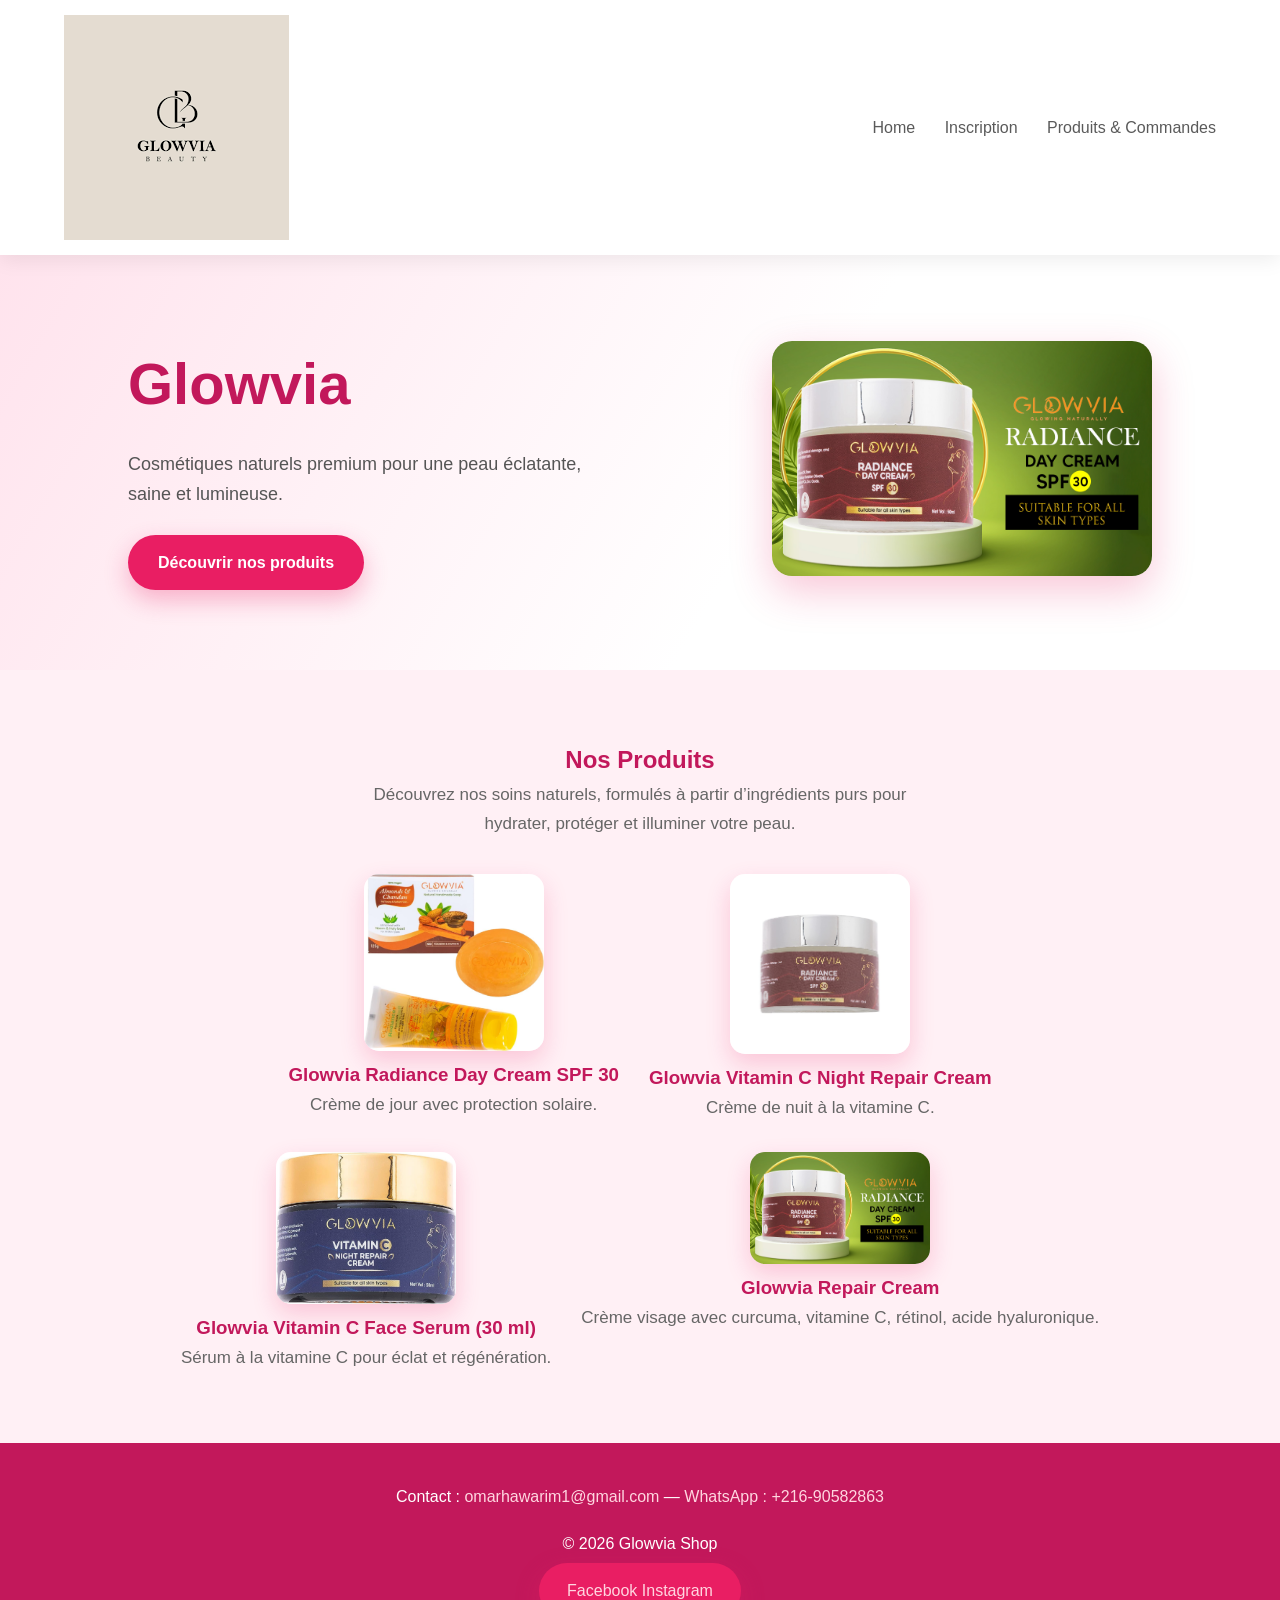
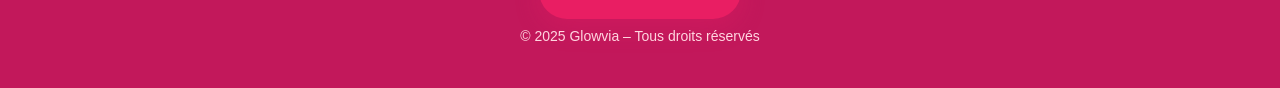
<file: index.html>
<!DOCTYPE html>
<html lang="fr">
<head>
    <meta charset="UTF-8">
    <title>Glowvia • Beauté Naturelle and  Luxe</title>
    <link rel="stylesheet" href="../css/style.css">
</head>

<body>

<header class="header">
    <div class="container">
        <img src="../images/glowvia.png">
        <nav class="nav">
            <a href="index.html">Home</a>
            <a href="register.html">Inscription</a>
            <a href="products.html">Produits & Commandes</a>
        </nav>
    </div>
</header>
<!-- navbar section -->

<section class="hero">
    <div class="hero-text">
        <h1>Glowvia</h1>
        <p>Cosmétiques naturels premium pour une peau éclatante, saine et lumineuse.</p>
        <a href="products.html" class="btn-primary">Découvrir nos produits</a>
    </div>

    <div class="hero-image">
        <img src="/images/4.jpg" alt="Produit Glowvia">
    </div>
</section>

<section class="about">
    <h2>Nos Produits</h2>
    <p>
        Découvrez nos soins naturels, formulés à partir d’ingrédients purs pour hydrater, protéger et illuminer votre peau.
    </p>

    <div class="gallery">

        <div class="product-card">
            <img src="/images/1.jpg" alt="Glowvia Radiance Day Cream SPF 30">
            <h3>Glowvia Radiance Day Cream SPF 30</h3>
            <p>Crème de jour avec protection solaire.</p>
        </div>

        <div class="product-card">
            <img src="/images/2.jpg" alt="Glowvia Vitamin C Night Repair Cream">
            <h3>Glowvia Vitamin C Night Repair Cream</h3>
            <p>Crème de nuit à la vitamine C.</p>
        </div>

        <div class="product-card">
            <img src="/images/3.jpg" alt="Glowvia Vitamin C Face Serum (30 ml)">
            <h3>Glowvia Vitamin C Face Serum (30 ml)</h3>
            <p>Sérum à la vitamine C pour éclat et régénération.</p>
        </div>

        <div class="product-card">
            <img src="/images/4.jpg" alt="Glowvia Repair Cream">
            <h3>Glowvia Repair Cream</h3>
            <p>Crème visage avec curcuma, vitamine C, rétinol, acide hyaluronique.</p>
        </div>

    </div>
</section>

<!-- FOOTER -->
<footer class="footer">
    <div class="footer-contacts">
        <p>
            Contact : 
            <a href="mailto:omarhawarim1@gmail.com">omarhawarim1@gmail.com</a> — 
            <a href="https://wa.me/21690582863" target="_blank">WhatsApp : +216-90582863</a>
        </p>
    </div>

     <p>&copy; 2026 Glowvia Shop</p>
  <div class="social">
    <a href="#">Facebook</a>
    <a href="#">Instagram</a>
  </div>

    <p class="footer-copy">© 2025 Glowvia – Tous droits réservés</p>
</footer>

<!-- Add comment for PR -->
<!-- Navbar section tested and styled -->
</body>
</html>
</file>
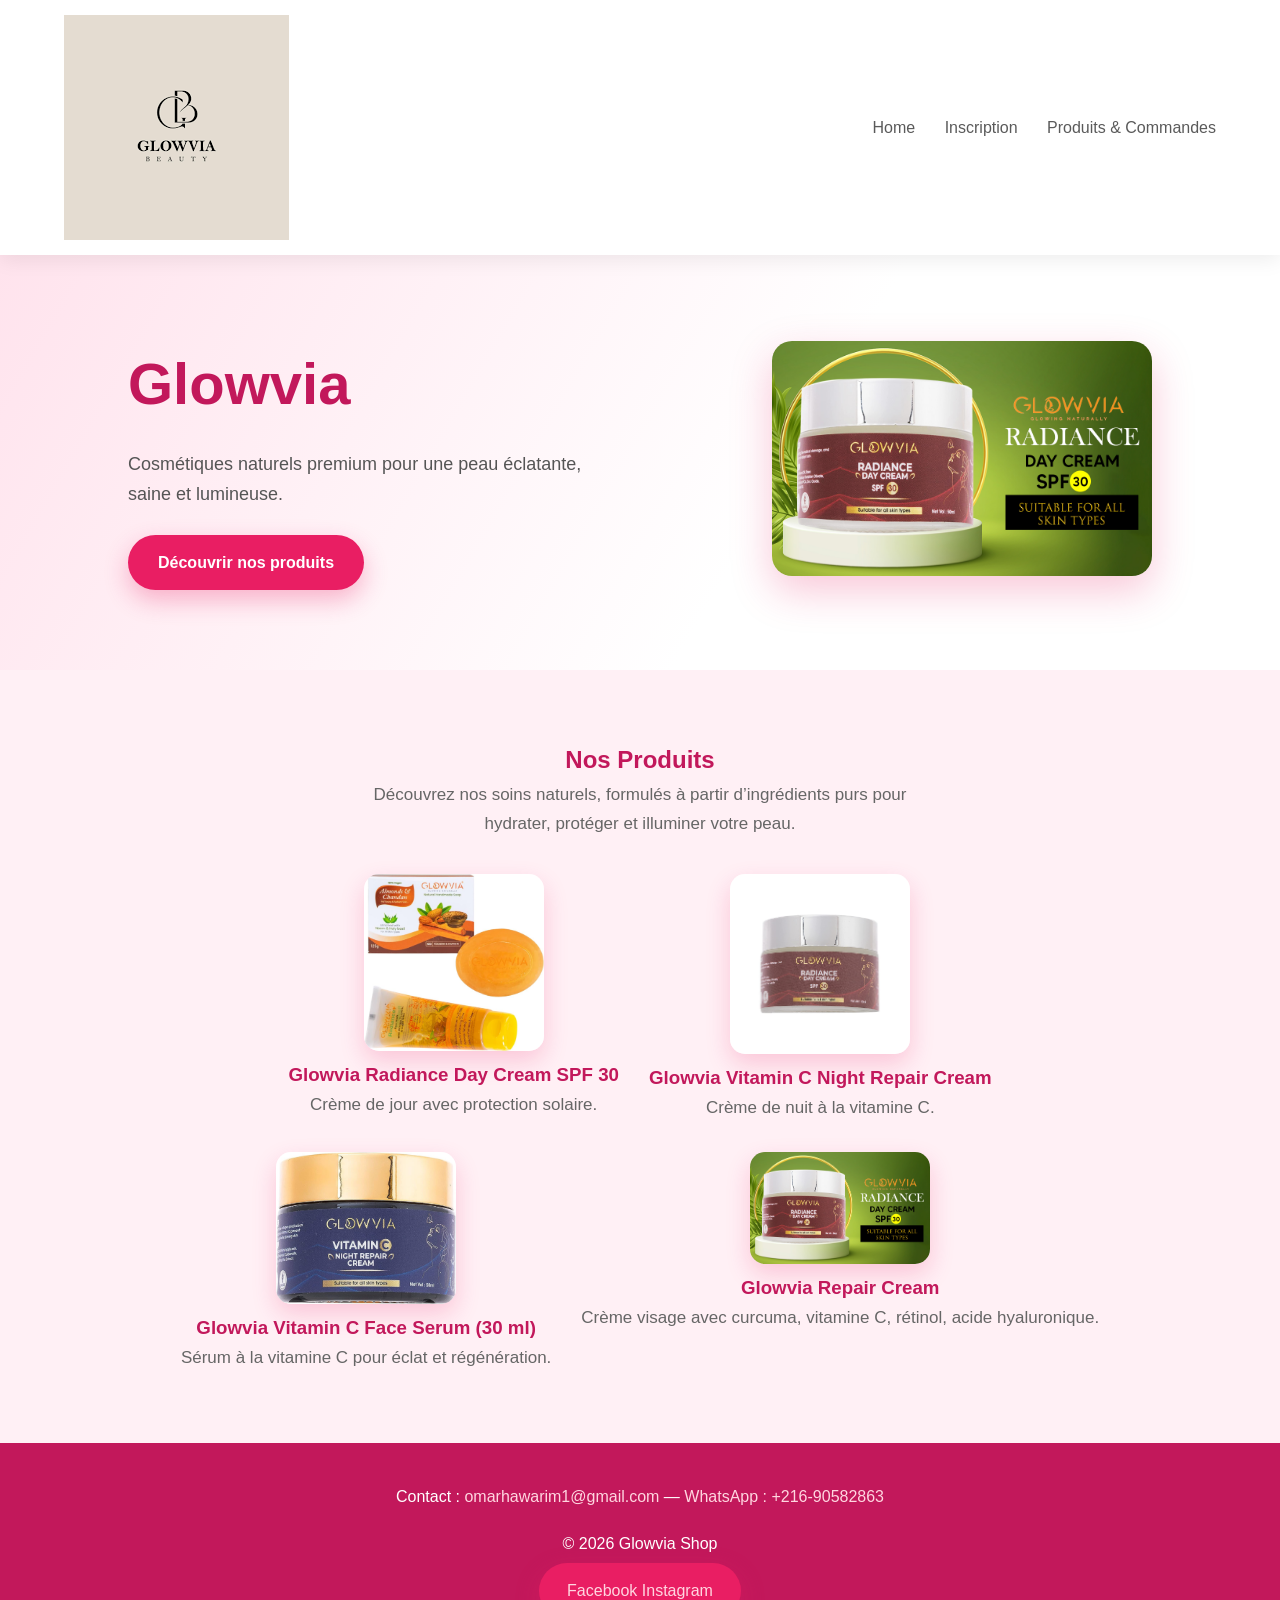
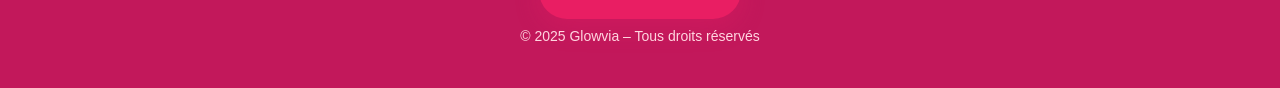
<file: html/index.html>
<!DOCTYPE html>
<html lang="fr">
<head>
    <meta charset="UTF-8">
    <title>Glowvia • Beauté Naturelle and  Luxe</title>
    <link rel="stylesheet" href="../css/style.css">
</head>

<body>

<header class="header">
    <div class="container">
        <img src="../images/glowvia.png">
        <nav class="nav">
            <a href="index.html">Home</a>
            <a href="register.html">Inscription</a>
            <a href="products.html">Produits & Commandes</a>
        </nav>
    </div>
</header>
<!-- navbar section -->

<section class="hero">
    <div class="hero-text">
        <h1>Glowvia</h1>
        <p>Cosmétiques naturels premium pour une peau éclatante, saine et lumineuse.</p>
        <a href="products.html" class="btn-primary">Découvrir nos produits</a>
    </div>

    <div class="hero-image">
        <img src="/images/4.jpg" alt="Produit Glowvia">
    </div>
</section>

<section class="about">
    <h2>Nos Produits</h2>
    <p>
        Découvrez nos soins naturels, formulés à partir d’ingrédients purs pour hydrater, protéger et illuminer votre peau.
    </p>

    <div class="gallery">

        <div class="product-card">
            <img src="/images/1.jpg" alt="Glowvia Radiance Day Cream SPF 30">
            <h3>Glowvia Radiance Day Cream SPF 30</h3>
            <p>Crème de jour avec protection solaire.</p>
        </div>

        <div class="product-card">
            <img src="/images/2.jpg" alt="Glowvia Vitamin C Night Repair Cream">
            <h3>Glowvia Vitamin C Night Repair Cream</h3>
            <p>Crème de nuit à la vitamine C.</p>
        </div>

        <div class="product-card">
            <img src="/images/3.jpg" alt="Glowvia Vitamin C Face Serum (30 ml)">
            <h3>Glowvia Vitamin C Face Serum (30 ml)</h3>
            <p>Sérum à la vitamine C pour éclat et régénération.</p>
        </div>

        <div class="product-card">
            <img src="/images/4.jpg" alt="Glowvia Repair Cream">
            <h3>Glowvia Repair Cream</h3>
            <p>Crème visage avec curcuma, vitamine C, rétinol, acide hyaluronique.</p>
        </div>

    </div>
</section>

<!-- FOOTER -->
<footer class="footer">
    <div class="footer-contacts">
        <p>
            Contact : 
            <a href="mailto:omarhawarim1@gmail.com">omarhawarim1@gmail.com</a> — 
            <a href="https://wa.me/21690582863" target="_blank">WhatsApp : +216-90582863</a>
        </p>
    </div>

     <p>&copy; 2026 Glowvia Shop</p>
  <div class="social">
    <a href="#">Facebook</a>
    <a href="#">Instagram</a>
  </div>

    <p class="footer-copy">© 2025 Glowvia – Tous droits réservés</p>
</footer>

<!-- Add comment for PR -->
<!-- Navbar section tested and styled -->
</body>
</html>
</file>
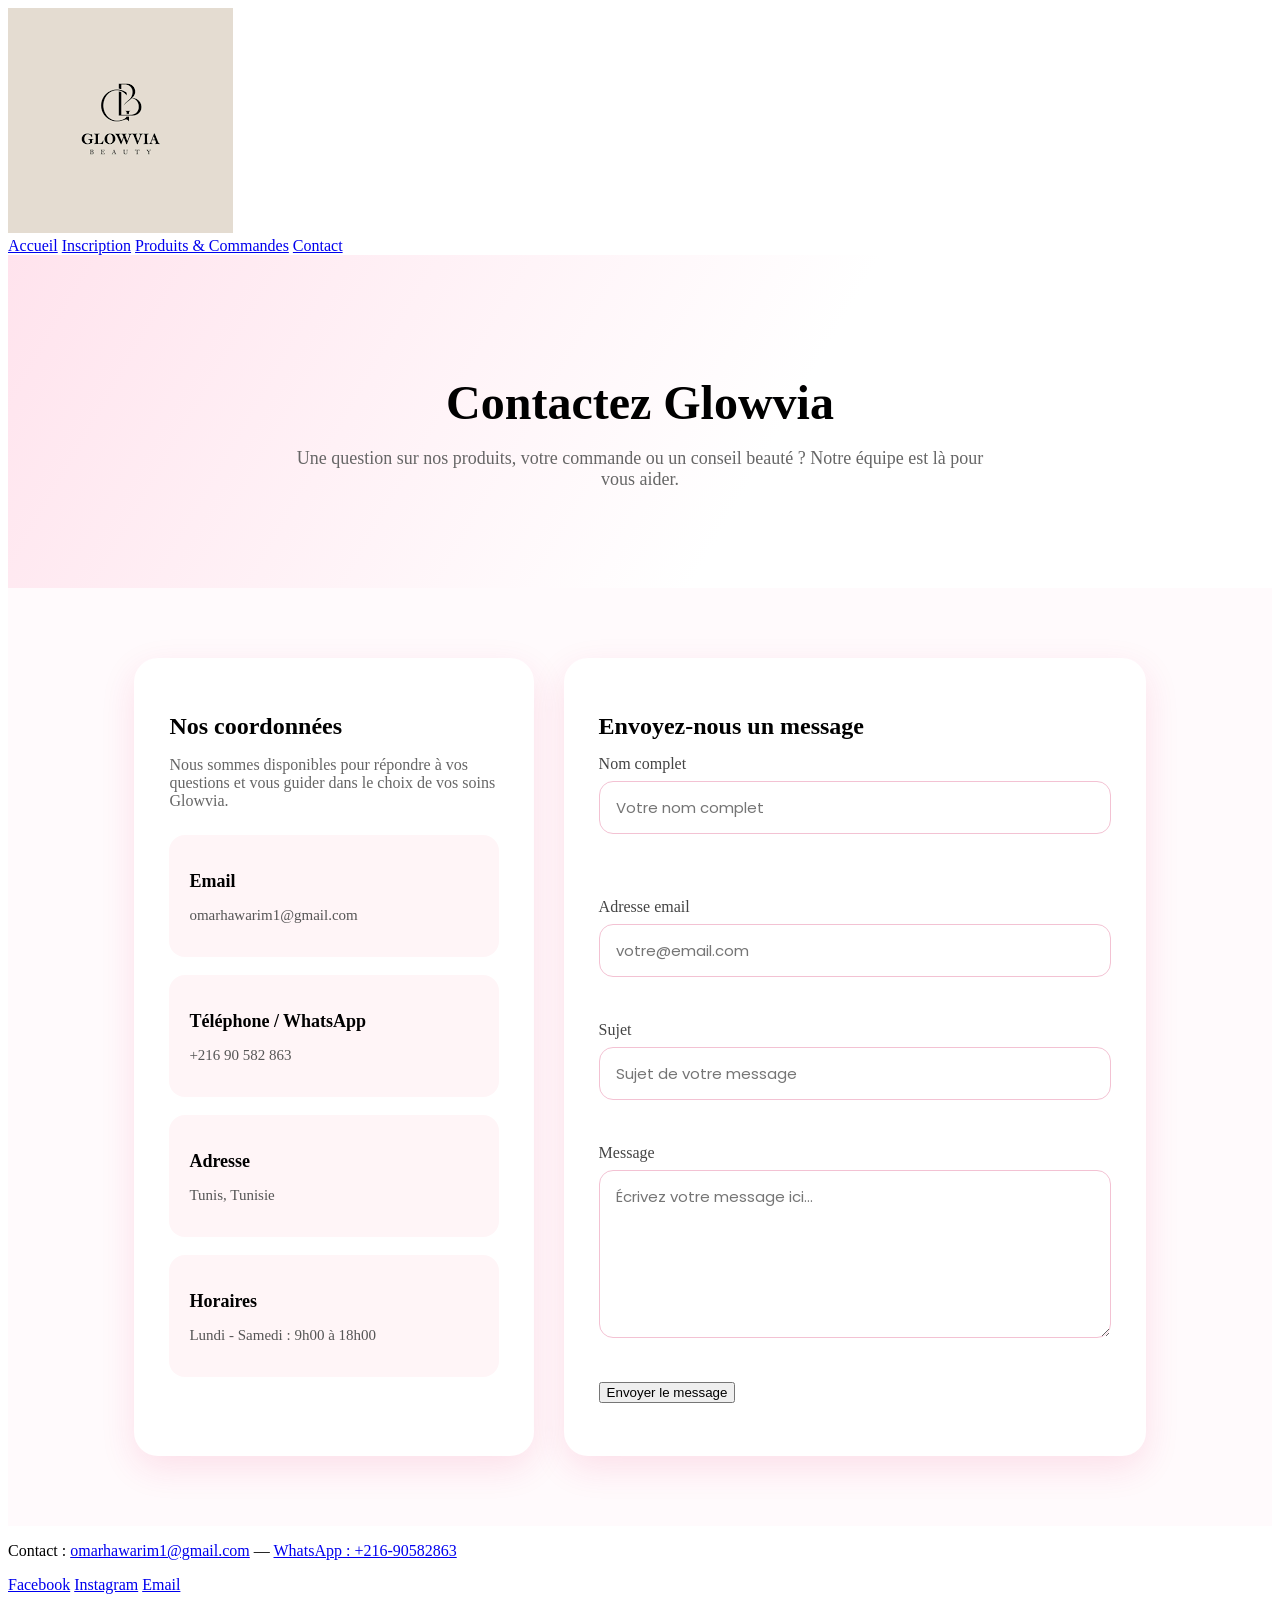
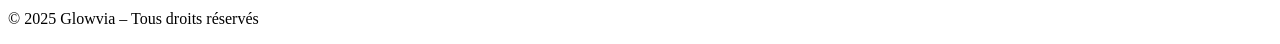
<file: html/contact.html>
<!DOCTYPE html>
<html lang="fr">
<head>
  <meta charset="UTF-8" />
  <meta name="viewport" content="width=device-width, initial-scale=1.0" />
  <title>Contact • Glowvia</title>
  <link rel="preconnect" href="https://fonts.googleapis.com" />
  <link rel="preconnect" href="https://fonts.gstatic.com" crossorigin />
  <link
    href="https://fonts.googleapis.com/css2?family=Poppins:wght@300;400;500;600;700&display=swap"
    rel="stylesheet"
  />
  <link rel="stylesheet" href="../css/contact.css" />
  <!-- <link rel="stylesheet" href="../css/style.css" /> -->
</head>
<body>

  <!-- HEADER -->
  <header class="header">
    <div class="container">
      <a href="index.html">
        <img src="../images/glowvia.png" alt="Glowvia Logo" class="logo" />
      </a>

      <nav class="nav">
        <a href="index.html">Accueil</a>
        <a href="register.html">Inscription</a>
        <a href="products.html">Produits & Commandes</a>
        <a href="contact.html" class="active">Contact</a>
      </nav>
    </div>
  </header>

  <!-- CONTACT HERO -->
  <section class="contact-hero">
    <div class="contact-hero-text">
      <h1>Contactez Glowvia</h1>
      <p>
        Une question sur nos produits, votre commande ou un conseil beauté ?
        Notre équipe est là pour vous aider.
      </p>
    </div>
  </section>

  <!-- CONTACT SECTION -->
  <section class="contact-section">
    <div class="contact-wrapper">

      <div class="contact-info-card">
        <h2>Nos coordonnées</h2>
        <p>
          Nous sommes disponibles pour répondre à vos questions et vous guider
          dans le choix de vos soins Glowvia.
        </p>

        <div class="contact-info-list">
          <div class="contact-info-item">
            <h3>Email</h3>
            <p>omarhawarim1@gmail.com</p>
          </div>

          <div class="contact-info-item">
            <h3>Téléphone / WhatsApp</h3>
            <p>+216 90 582 863</p>
          </div>

          <div class="contact-info-item">
            <h3>Adresse</h3>
            <p>Tunis, Tunisie</p>
          </div>

          <div class="contact-info-item">
            <h3>Horaires</h3>
            <p>Lundi - Samedi : 9h00 à 18h00</p>
          </div>
        </div>
      </div>

      <div class="contact-form-card">
        <h2>Envoyez-nous un message</h2>

        <form id="contactForm" class="contact-form">
          <div class="form-row">
            <div class="form-group">
              <label for="name">Nom complet</label>
              <input type="text" id="name" name="name" placeholder="Votre nom complet" />
              <small class="error-message"></small>
            </div>

            <div class="form-group">
              <label for="email">Adresse email</label>
              <input type="email" id="email" name="email" placeholder="votre@email.com" />
              <small class="error-message"></small>
            </div>
          </div>

          <div class="form-group">
            <label for="subject">Sujet</label>
            <input type="text" id="subject" name="subject" placeholder="Sujet de votre message" />
            <small class="error-message"></small>
          </div>

          <div class="form-group">
            <label for="message">Message</label>
            <textarea id="message" name="message" rows="6" placeholder="Écrivez votre message ici..."></textarea>
            <small class="error-message"></small>
          </div>

          <button type="submit" class="btn-primary">Envoyer le message</button>

          <p id="formSuccess" class="success-message"></p>
        </form>
      </div>

    </div>
  </section>

  <!-- FOOTER -->
  <footer class="footer">
    <div class="footer-contacts">
      <p>
        Contact :
        <a href="mailto:omarhawarim1@gmail.com">omarhawarim1@gmail.com</a>
        —
        <a href="https://wa.me/21690582863" target="_blank">WhatsApp : +216-90582863</a>
      </p>
    </div>

    <div class="footer-socials">
      <a href="#" class="social">Facebook</a>
      <a href="#" class="social">Instagram</a>
      <a href="mailto:omarhawarim1@gmail.com" class="social">Email</a>
    </div>

    <p class="footer-copy">© 2025 Glowvia – Tous droits réservés</p>
  </footer>

  <script src="../js/contact.js"></script>
</body>
</html>
</file>
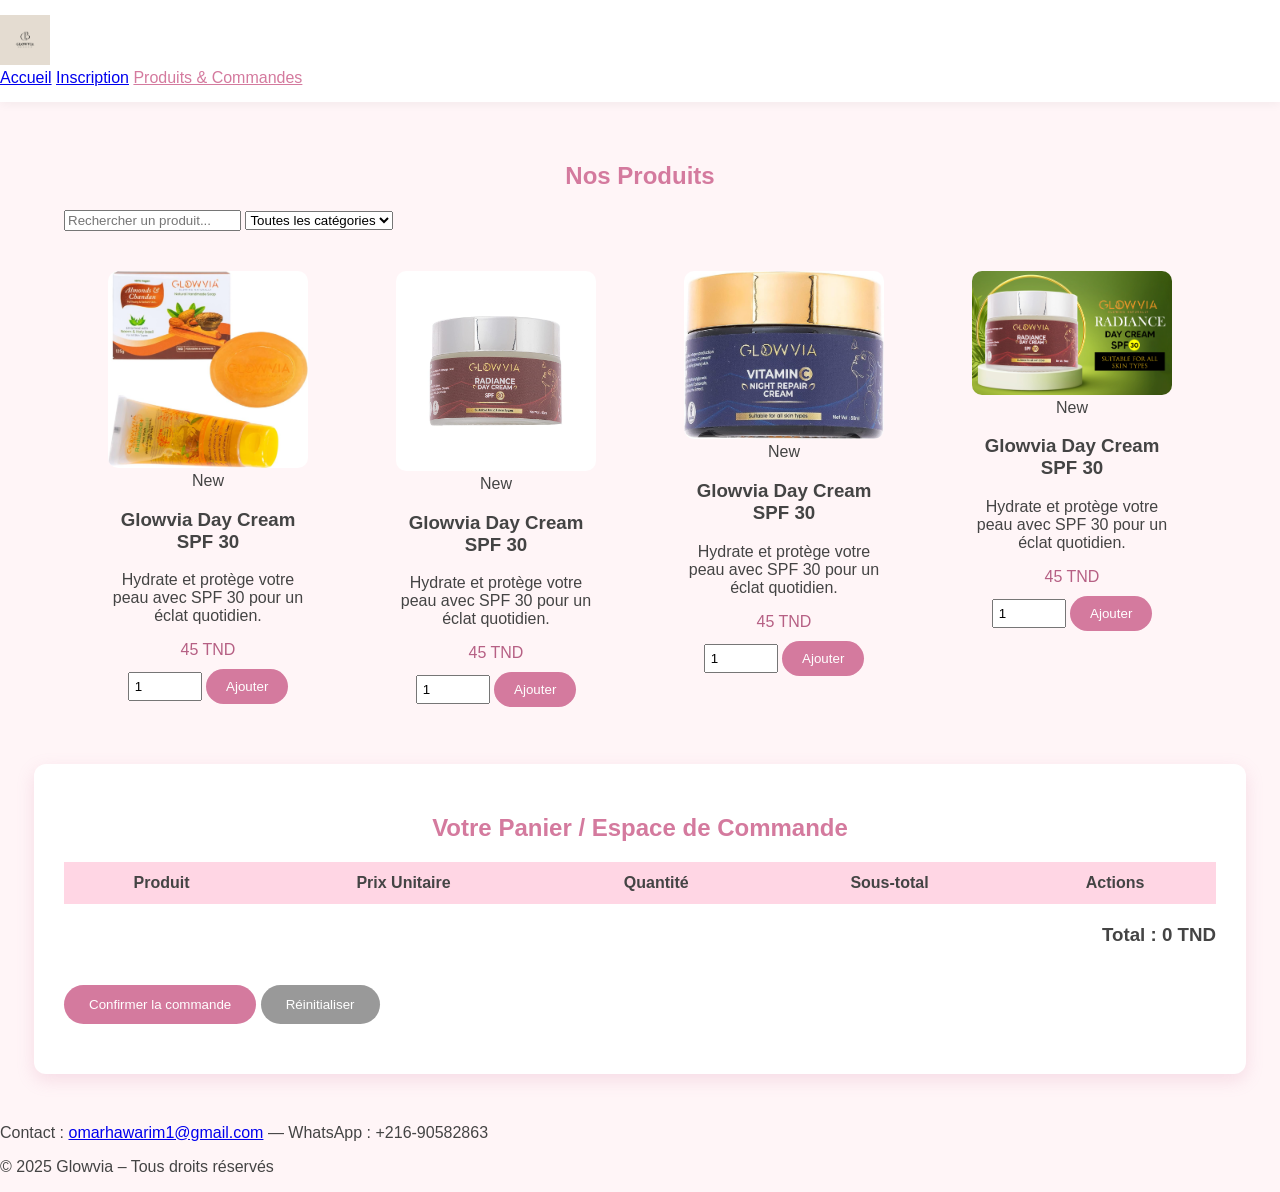
<file: html/products.html>
<!DOCTYPE html>
<html lang="fr">

<head>
    <meta charset="UTF-8">
    <title>Produits & Commandes • Glowvia</title>
    <link rel="stylesheet" href="../css/products.css">
    <script src="../js/products.js"></script>
</head>

<body>

    <!-- HEADER -->
    <header class="header">
        <div class="container">
            <!-- Logo cliquable vers Accueil -->
            <a href="index.html">
                <img src="../images/glowvia.png" class="logo" alt="Glowvia Logo">
            </a>

            <!-- Menu de navigation -->
            <nav class="nav">
                <a href="index.html">Accueil</a>
                <a href="register.html">Inscription</a>
                <a href="products.html" class="active">Produits & Commandes</a>
            </nav>
        </div>
    </header>

    <!-- SECTION PRODUITS -->
    <section class="products-section">
        <h2>Nos Produits</h2>
        <div class="products-toolbar">
            <input type="text" id="searchInput" placeholder="Rechercher un produit...">

            <select id="categoryFilter">
                <option value="all">Toutes les catégories</option>
                <option value="cream">Crèmes</option>
                <option value="serum">Sérums</option>
                <option value="night">Soins de nuit</option>
            </select>
        </div>
        <div class="products">

            <!-- Produit 1 -->
            <div class="product-card">
                <div class="product-img">
                    <img src="../images/1.jpg" alt="Glowvia Day Cream SPF 30">
                    <span class="badge">New</span>
                </div>

                <div class="product-info">
                    <h3>Glowvia Day Cream SPF 30</h3>
                    <p class="desc">Hydrate et protège votre peau avec SPF 30 pour un éclat quotidien.</p>

                    <div class="price-row">
                        <p class="price" data-price="45">45 TND</p>
                    </div>

                    <div class="product-actions">
                        <input type="number" min="1" max="99" value="1" class="qty">
                        <button class="add">Ajouter</button>
                    </div>
                </div>
            </div>

            <!-- Produit 2 -->
            <div class="product-card">
                <div class="product-img">
                    <img src="../images/2.jpg" alt="Glowvia Day Cream SPF 30">
                    <span class="badge">New</span>
                </div>

                <div class="product-info">
                    <h3>Glowvia Day Cream SPF 30</h3>
                    <p class="desc">Hydrate et protège votre peau avec SPF 30 pour un éclat quotidien.</p>

                    <div class="price-row">
                        <p class="price" data-price="45">45 TND</p>
                    </div>

                    <div class="product-actions">
                        <input type="number" min="1" max="99" value="1" class="qty">
                        <button class="add">Ajouter</button>
                    </div>
                </div>
            </div>


            <!-- Produit 3 -->
            <div class="product-card">
                <div class="product-img">
                    <img src="../images/3.jpg" alt="Glowvia Day Cream SPF 30">
                    <span class="badge">New</span>
                </div>

                <div class="product-info">
                    <h3>Glowvia Day Cream SPF 30</h3>
                    <p class="desc">Hydrate et protège votre peau avec SPF 30 pour un éclat quotidien.</p>

                    <div class="price-row">
                        <p class="price" data-price="45">45 TND</p>
                    </div>

                    <div class="product-actions">
                        <input type="number" min="1" max="99" value="1" class="qty">
                        <button class="add">Ajouter</button>
                    </div>
                </div>
            </div>

            <!-- Produit 4 -->
            <div class="product-card" data-name="Glowvia Day Cream SPF 30" data-category="cream">
                <div class="product-img">
                    <img src="../images/4.jpg" alt="Glowvia Day Cream SPF 30">
                    <span class="badge">New</span>
                </div>

                <div class="product-info">
                    <h3>Glowvia Day Cream SPF 30</h3>
                    <p class="desc">Hydrate et protège votre peau avec SPF 30 pour un éclat quotidien.</p>

                    <div class="price-row">
                        <p class="price" data-price="45">45 TND</p>
                    </div>

                    <div class="product-actions">
                        <input type="number" min="1" max="99" value="1" class="qty">
                        <button class="add">Ajouter</button>
                    </div>
                </div>
            </div>

        </div>
    </section>

    <!-- PANIER / COMMANDE -->
    <section class="cart-section">
        <h2>Votre Panier / Espace de Commande</h2>

        <table id="cartTable">
            <thead>
                <tr>
                    <th>Produit</th>
                    <th>Prix Unitaire</th>
                    <th>Quantité</th>
                    <th>Sous-total</th>
                    <th>Actions</th>
                </tr>
            </thead>
            <tbody></tbody>
        </table>

        <h3 class="total">Total : <span id="totalPrice">0</span> TND</h3>

        <button id="confirm" class="btn">Confirmer la commande</button>
        <button id="reset" class="btn reset">Réinitialiser</button>

        <p id="msg"></p>
    </section>

    <!-- FOOTER -->
    <footer class="footer">
        <p>Contact : <a href="mailto:omarhawarim1@gmail.com">omarhawarim1@gmail.com</a> — WhatsApp : +216-90582863</p>
        <p>© 2025 Glowvia – Tous droits réservés</p>
    </footer>

</body>

</html>
</file>
<file: css/style.css>
/* GLOBAL */
* { margin:0; padding:0; box-sizing:border-box; }
body { font-family:"Poppins", sans-serif; background:#fff0f5; color:#333; line-height:1.7; }

h1,h2,h3 { color:#c2185b; font-weight:700; }
a  { text-decoration:none; transition:0.3s ease; }

/* HEADER & NAVBAR */
.header { width:100%; background:#fff; padding:15px 0; box-shadow:0 4px 20px rgba(0,0,0,0.08); position:sticky; top:0; z-index:1000; }
.container { width:90%; margin:auto; display:flex; justify-content:space-between; align-items:center; }
.logo { cursor:pointer; }
.nav a { margin-left:25px; font-weight:500; color:#5a5a5a; font-size:16px; }
.nav a:hover, .nav a.active { color:#d81b60; transform:translateY(-2px); transition: color 0.3s ease, transform 0.3s ease; }

/* HERO */
.hero { display:flex; justify-content:space-between; align-items:center; padding:80px 10%; background: linear-gradient(120deg, #ffe3ed 0%, #fff 60%); flex-wrap:wrap; }
.hero-text { width:45%; min-width:280px; }
.hero-text h1 { font-size:58px; margin-bottom:15px; }
.hero-text p { font-size:18px; margin-bottom:25px; color:#555; }
.btn-primary { background:#e91e63; padding:14px 30px; border-radius:50px; color:white; font-weight:600; display:inline-block; transition: transform 0.3s ease, box-shadow 0.3s ease; box-shadow:0 10px 25px rgba(233,30,99,0.3); }
.btn-primary:hover { background:#ad1457; transform:translateY(-3px); box-shadow:0 12px 28px rgba(233,30,99,0.4); }
.hero-image img { width:380px; border-radius:20px; box-shadow:0 15px 40px rgba(233,30,99,0.25); }

/* ABOUT & GALLERY */
.about { padding:70px 12%; text-align:center; }
.about p { max-width:550px; margin:auto; color:#666; font-size:17px; }
.gallery { margin-top:35px; display:flex; justify-content:center; gap:30px; flex-wrap:wrap; }
.gallery img { width:180px; border-radius:15px; transition:0.35s ease; box-shadow:0 10px 25px rgba(233,30,99,0.2);}
.gallery img:hover { transform:scale(1.08) translateY(-5px); }

/* SOCIAL LINKS */
.socials { padding:70px 10%; text-align:center; background:#fff5f7; }
.social-links { margin-top:30px; }
.social { background:#e91e63; padding:14px 28px; color:white; border-radius:50px; font-weight:600; margin:6px; display:inline-block; transition: transform 0.3s ease, box-shadow 0.3s ease, background 0.3s ease; box-shadow:0 8px 25px rgba(233,30,99,0.3); }
.social:hover { background:#ad1457; transform:translateY(-4px); }

/* FOOTER */
.footer { background:#c2185b; color:#fff; padding:40px 20px; text-align:center; font-family: "Poppins", sans-serif; }
.footer a { color:#ffd6e0; text-decoration:none; font-weight:500; transition: color 0.3s ease; }
.footer a:hover { color:#fff; text-shadow:0 2px 8px rgba(0,0,0,0.3); }
.footer-contacts p { margin-bottom:20px; font-size:16px; }
.footer-socials { margin-bottom:20px; }
.footer-socials .social { display:inline-block; margin:0 10px; padding:10px 25px; border-radius:50px; background:#e91e63; color:white; font-weight:600; transition: transform 0.3s ease, box-shadow 0.3s ease, background 0.3s ease; box-shadow:0 8px 20px rgba(0,0,0,0.2); }
.footer-socials .social:hover { background:#ad1457; transform:translateY(-3px); }
.footer-copy { font-size:14px; color:#ffd6e0; }

/* RESPONSIVE */
@media(max-width:900px){ 
  .hero{flex-direction:column;text-align:center;} 
  .hero-text,.hero-image{width:100%; margin-bottom:20px;} 
}
@media(max-width:600px){ 
  .gallery img{width:140px;} 
}
</file>
<file: css/contact.css>
/* CONTACT PAGE */
.contact-hero {
  padding: 80px 10%;
  background: linear-gradient(120deg, #ffe3ed 0%, #fff 60%);
  text-align: center;
}

.contact-hero-text {
  max-width: 700px;
  margin: auto;
}

.contact-hero-text h1 {
  font-size: 48px;
  margin-bottom: 15px;
}

.contact-hero-text p {
  font-size: 18px;
  color: #666;
}

.contact-section {
  padding: 70px 10%;
  background: #fffafc;
}

.contact-wrapper {
  display: flex;
  gap: 30px;
  justify-content: space-between;
  align-items: stretch;
  flex-wrap: wrap;
}

.contact-info-card,
.contact-form-card {
  background: #fff;
  border-radius: 24px;
  padding: 35px;
  box-shadow: 0 12px 35px rgba(233, 30, 99, 0.12);
}

.contact-info-card {
  flex: 1 1 320px;
}

.contact-form-card {
  flex: 1.3 1 500px;
}

.contact-info-card h2,
.contact-form-card h2 {
  margin-bottom: 15px;
}

.contact-info-card > p {
  color: #666;
  margin-bottom: 25px;
}

.contact-info-list {
  display: flex;
  flex-direction: column;
  gap: 18px;
}

.contact-info-item {
  background: #fff5f7;
  padding: 18px 20px;
  border-radius: 16px;
}

.contact-info-item h3 {
  font-size: 18px;
  margin-bottom: 6px;
}

.contact-info-item p {
  color: #555;
  font-size: 15px;
}

.contact-form {
  margin-top: 10px;
}

.form-row {
  display: flex;
  gap: 20px;
  flex-wrap: wrap;
}

.form-group {
  display: flex;
  flex-direction: column;
  margin-bottom: 20px;
  flex: 1;
}

.form-group label {
  margin-bottom: 8px;
  font-weight: 500;
  color: #444;
}

.form-group input,
.form-group textarea {
  border: 1px solid #f3c2d3;
  border-radius: 14px;
  padding: 14px 16px;
  font-family: "Poppins", sans-serif;
  font-size: 15px;
  outline: none;
  transition: 0.3s ease;
  background: #fff;
}

.form-group input:focus,
.form-group textarea:focus {
  border-color: #e91e63;
  box-shadow: 0 0 0 4px rgba(233, 30, 99, 0.12);
}

.error-message {
  min-height: 18px;
  margin-top: 6px;
  font-size: 13px;
  color: #d32f2f;
}

.success-message {
  margin-top: 18px;
  font-weight: 500;
  color: #2e7d32;
}

.input-error {
  border-color: #d32f2f !important;
  background: #fff7f7;
}
</file>
<file: css/products.css>
body { 
    font-family: "Poppins", sans-serif;
    background: #fff5f7;
    margin: 0;
    color: #444;
}

.header {
    background: white;
    padding: 15px 0;
    box-shadow: 0 2px 10px rgba(0,0,0,0.05);
}

@media (max-width: 768px) {
    .container {
        width: 90%;
        margin: auto;
    }
    .nav {
        flex-direction: column;
    }
}


.logo { height: 50px; }


.nav a:hover,
.nav a.active { color: #d47a9e; }

/* PRODUITS */
.products-section { width: 90%; margin: auto; padding: 40px 0; }
h2 { text-align: center; color: #d47a9e; }

.products { display: flex; justify-content: space-around; flex-wrap: wrap; margin-top: 30px; }

.product-card {
    display: inline-block;
    width: 200px;
    margin: 10px;
    text-align: center;
}



.product-card img { width: 100%; border-radius: 10px; }

.product-card .price { margin: 10px 0; color: #b66084; }

.qty { width: 60px; padding: 5px; margin-bottom: 10px; }

.add {
    background: #d47a9e;
    color: white;
    border: none;
    padding: 10px 20px;
    border-radius: 20px;
    cursor: pointer;
}

.add:hover { background: #b66084; }

/* PANIER / ESPACE DE COMMANDE */
.cart-section {
    width: 90%;
    margin: auto;
    background: white;
    padding: 30px;
    border-radius: 12px;
    box-shadow: 0 6px 18px rgba(212,122,158,0.2);
    margin-bottom: 50px;
}

table { width: 100%; border-collapse: collapse; margin-top: 15px; }
table thead { background: #ffd6e4; }
table th, table td { padding: 12px; text-align: center; }

.remove-btn, .cancel-btn {
    background: #d47a9e;
    color: white;
    padding: 5px 10px;
    border: none;
    border-radius: 6px;
    cursor: pointer;
    margin: 2px;
}

.remove-btn:hover, .cancel-btn:hover { background: #b66084; }

.total { text-align: right; margin-top: 20px; font-weight: bold; }

.btn {
    background: #d47a9e;
    color: white;
    padding: 12px 25px;
    border: none;
    border-radius: 25px;
    cursor: pointer;
    margin-top: 20px;
}

.btn:hover { opacity: 0.9; }

.btn.reset { background: #999; }

#msg { font-weight: bold; margin-top: 20px; text-align: center; }
</file>
